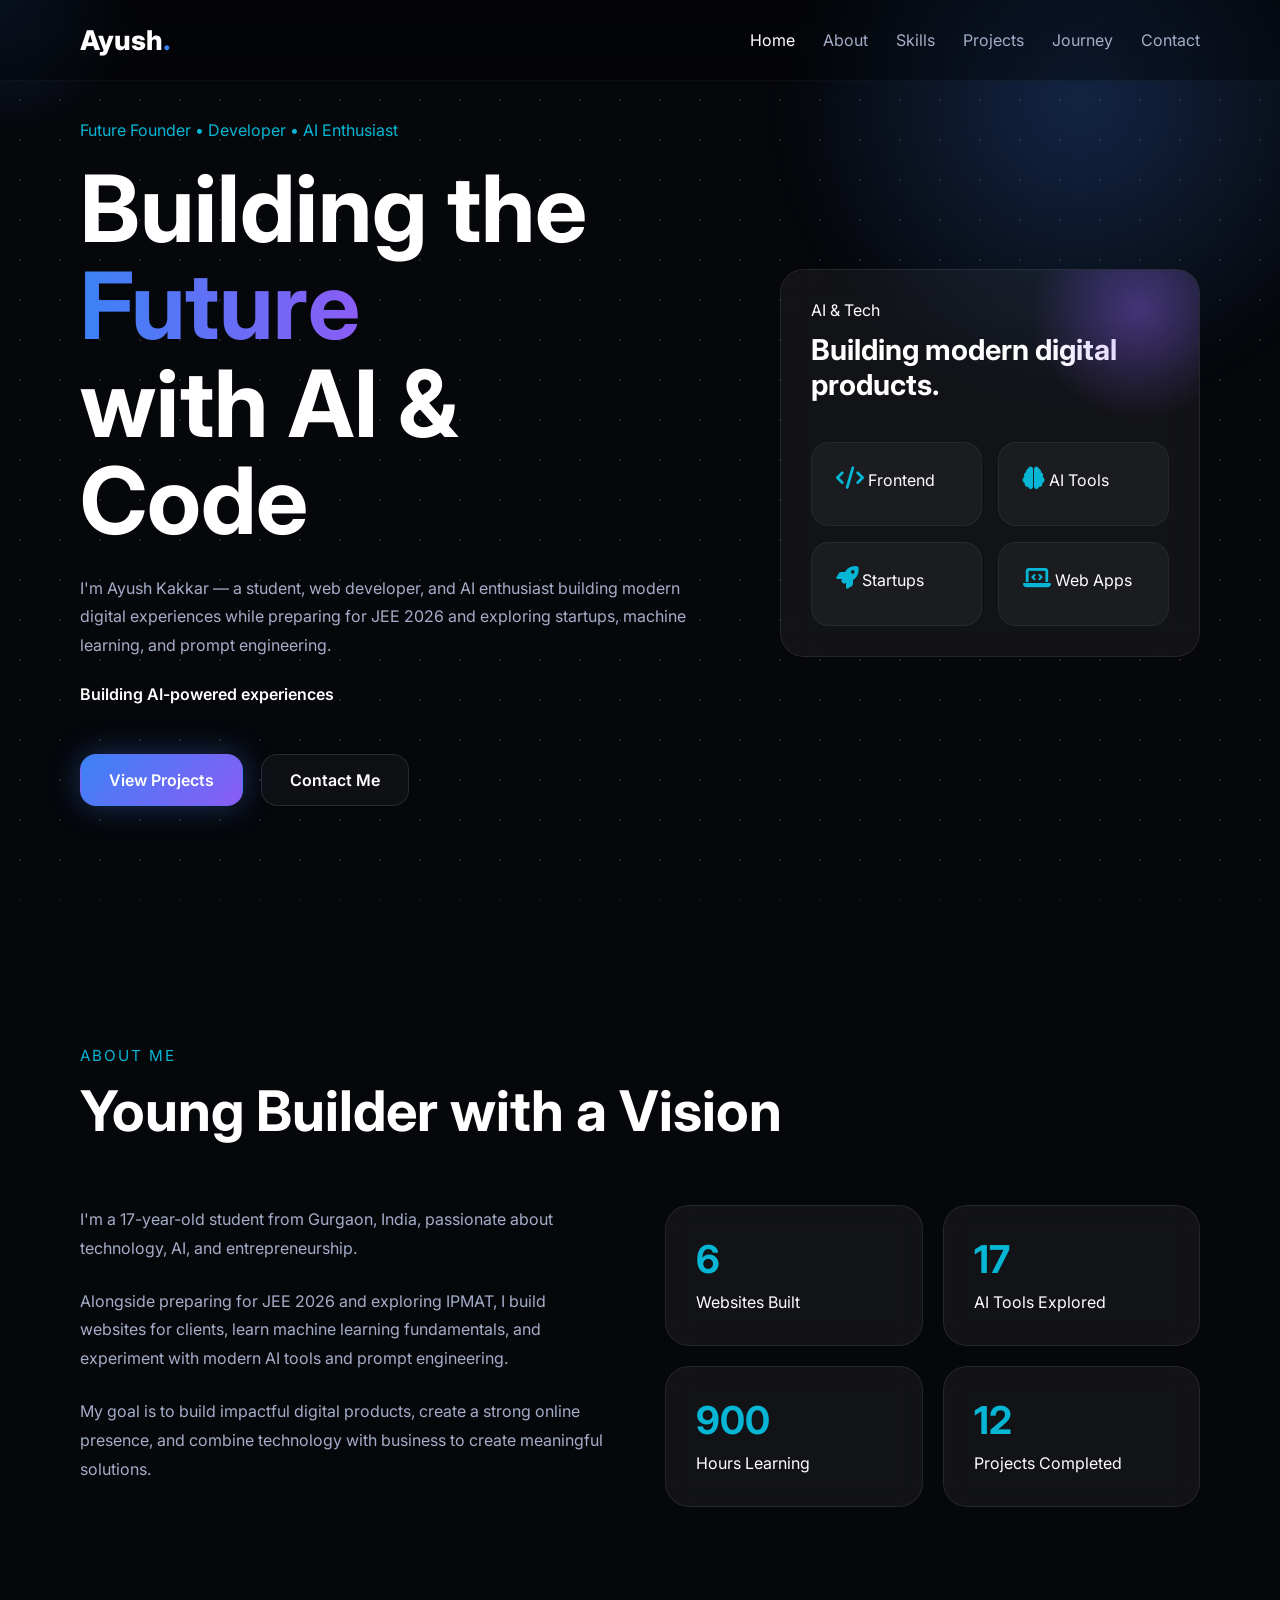
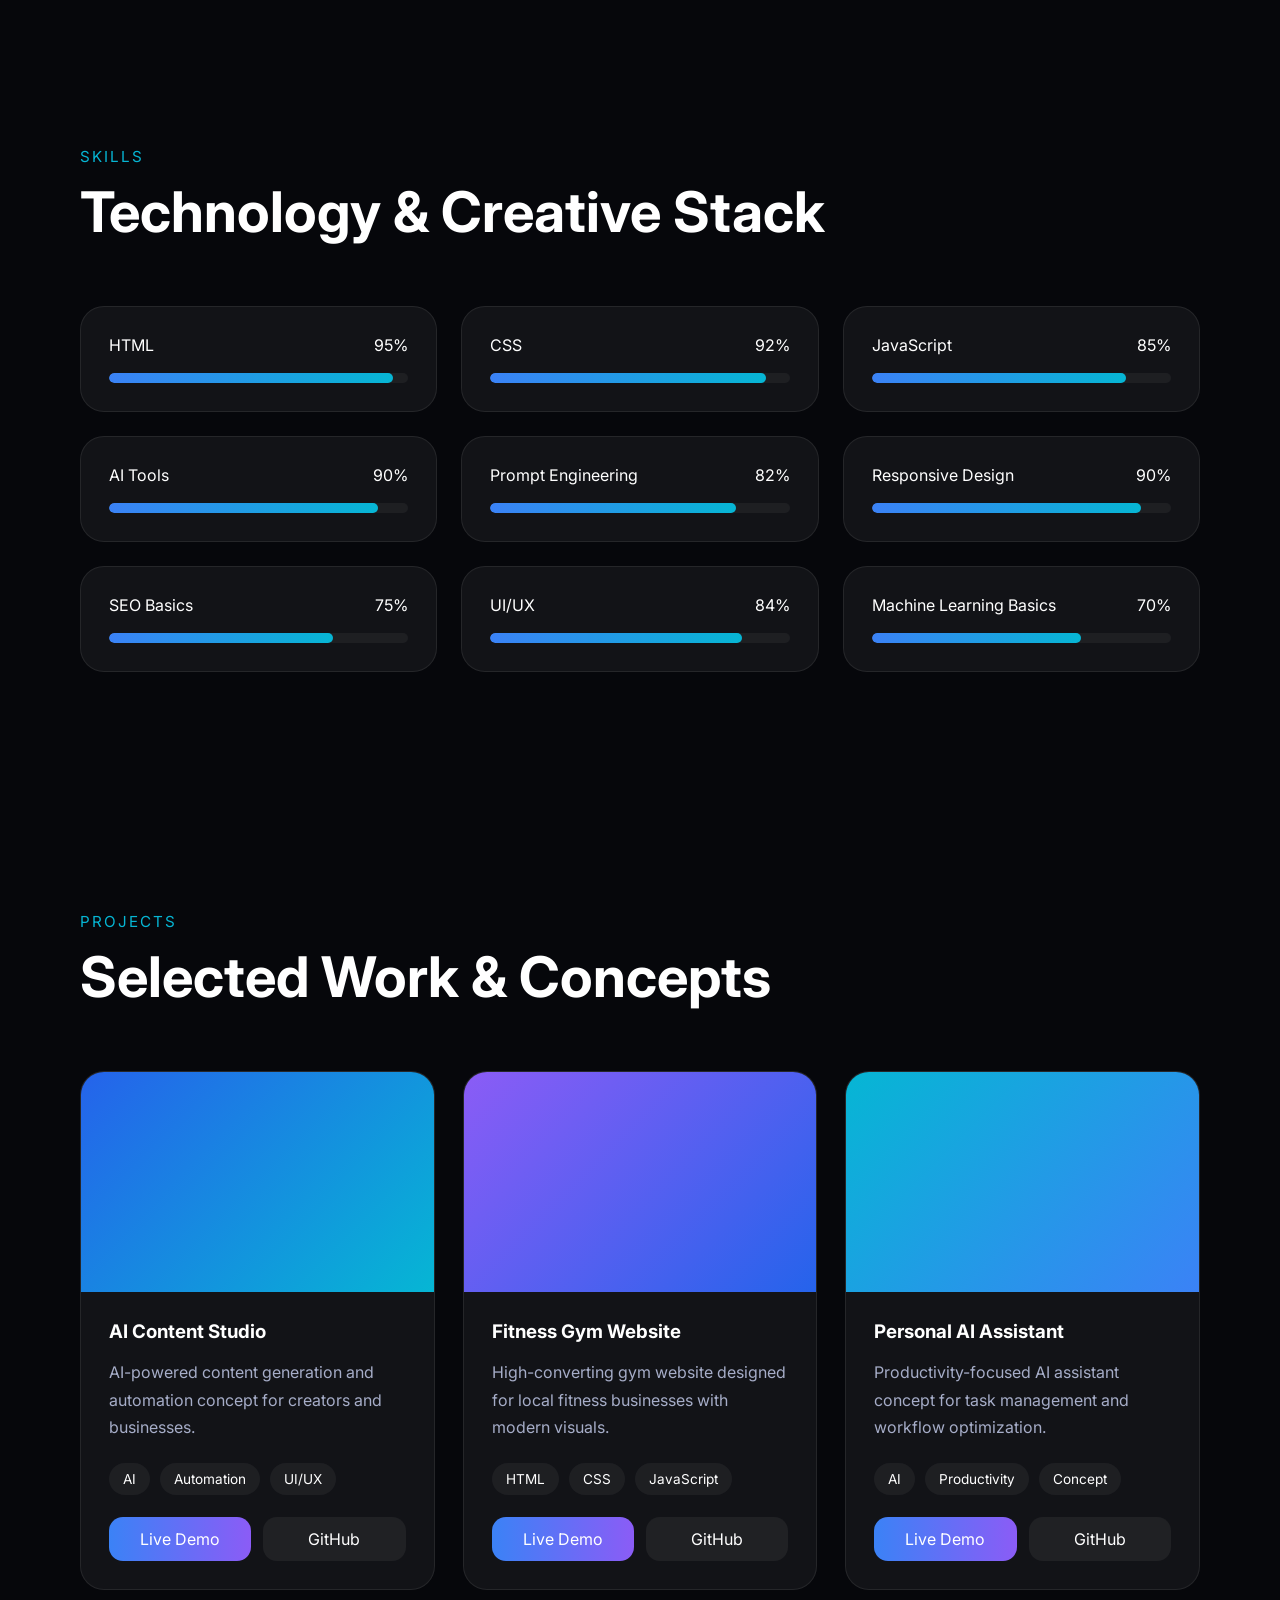
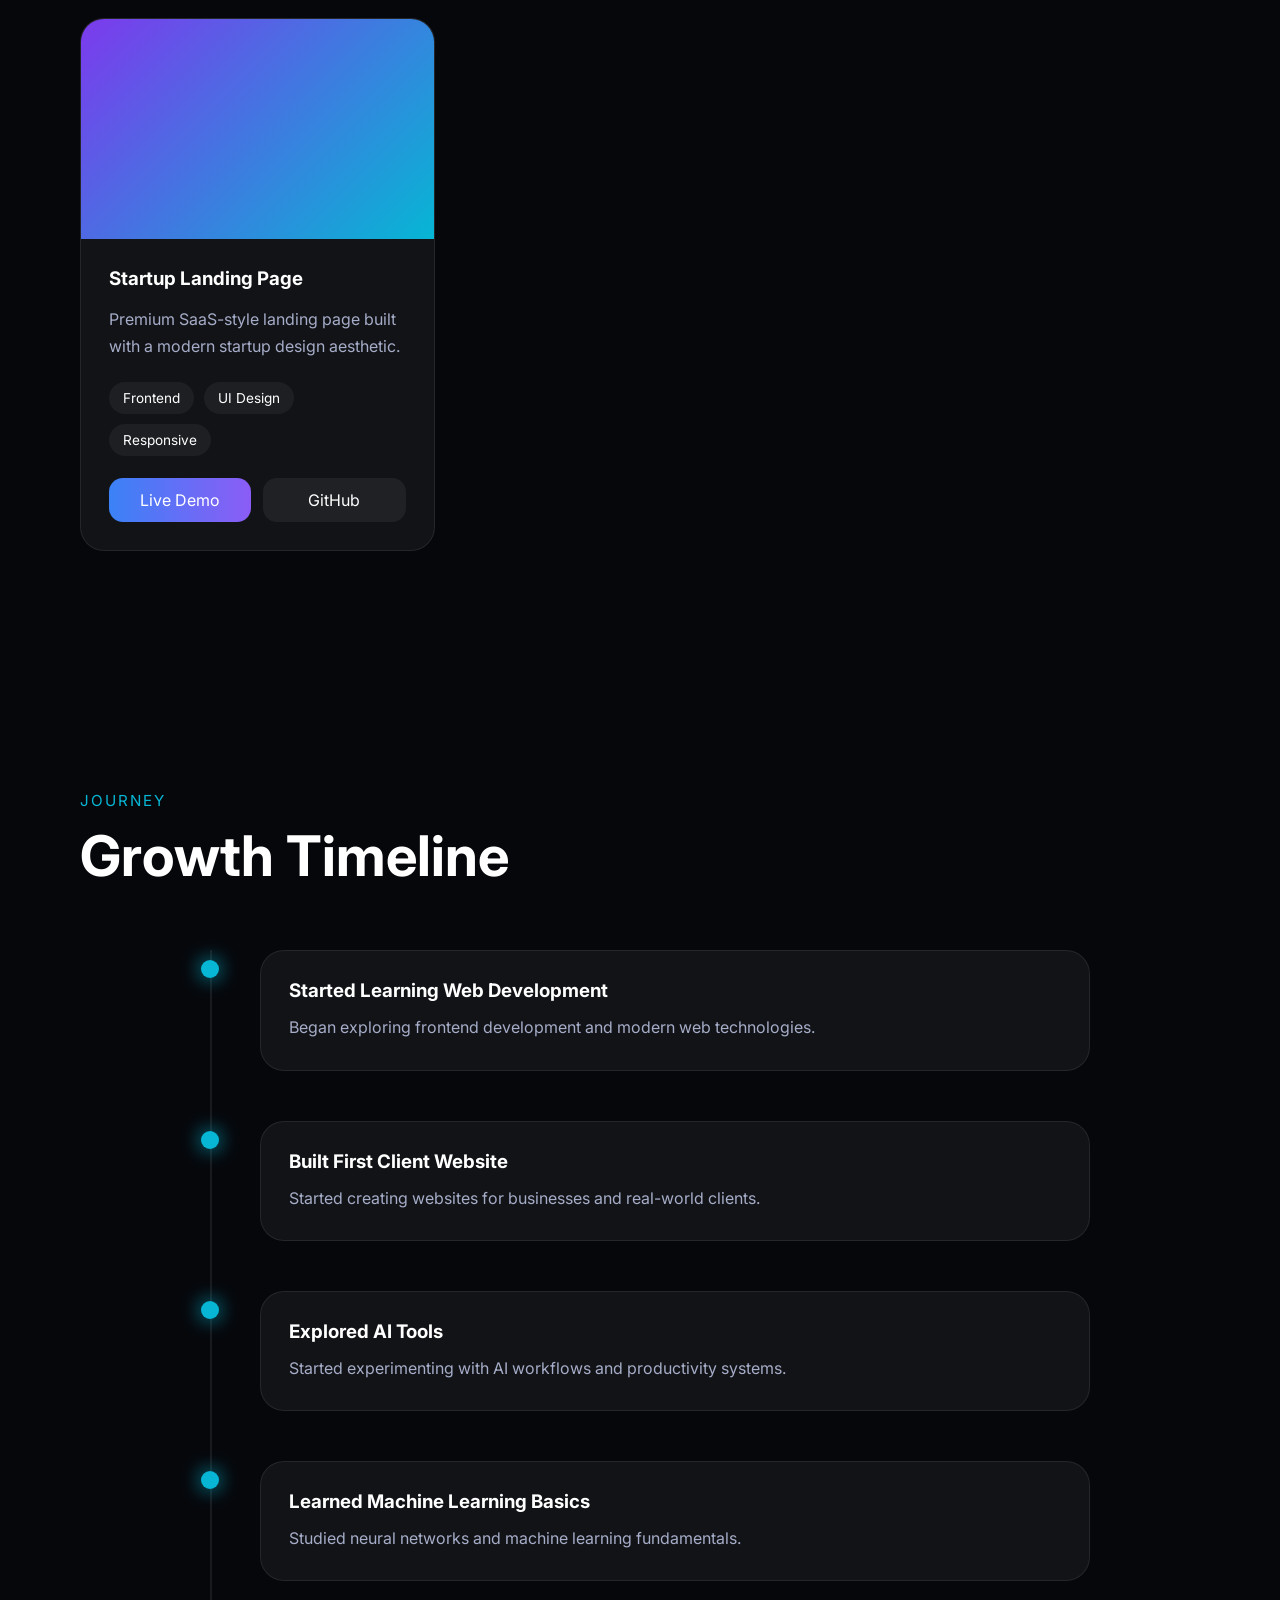
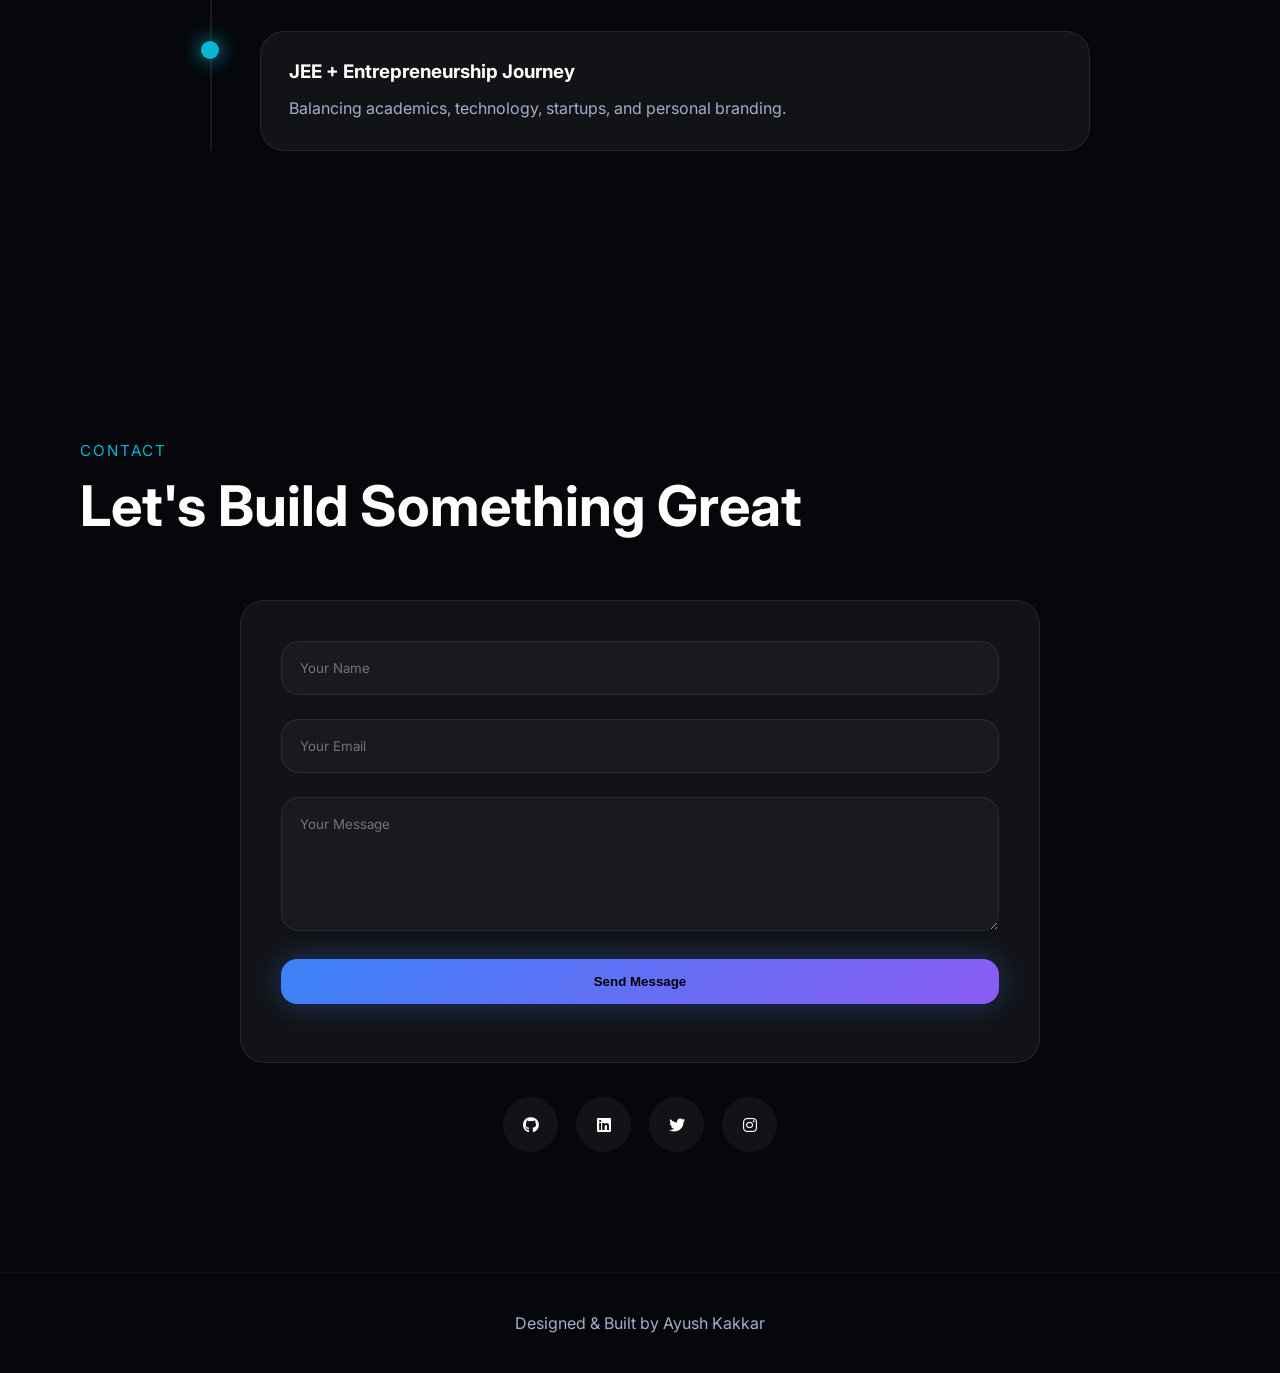
<file: index.html>
<!-- index.html -->
<!DOCTYPE html>
<html lang="en">
<head>
  <meta charset="UTF-8" />
  <meta name="viewport" content="width=device-width, initial-scale=1.0" />
  <meta
    name="description"
    content="Ayush Kakkar - Student, AI Enthusiast, Web Developer & Future Tech Founder."
  />
  <title>Ayush Kakkar | AI & Web Developer</title>

  <link rel="preconnect" href="https://fonts.googleapis.com" />
  <link rel="preconnect" href="https://fonts.gstatic.com" crossorigin />

  <link
    href="https://fonts.googleapis.com/css2?family=Inter:wght@300;400;500;600;700;800&display=swap"
    rel="stylesheet"
  />

  <link
    rel="stylesheet"
    href="https://cdnjs.cloudflare.com/ajax/libs/font-awesome/6.5.2/css/all.min.css"
  />

  <link rel="stylesheet" href="style.css" />
</head>

<body>

  <!-- LOADER -->
  <div class="loader">
    <div class="loader-ring"></div>
  </div>

  <!-- CURSOR GLOW -->
  <div class="cursor-glow"></div>

  <!-- PARTICLES -->
  <div class="particles"></div>

  <!-- NAVBAR -->
  <header class="header">
    <nav class="navbar container">
      <a href="#" class="logo">
        Ayush<span>.</span>
      </a>

      <ul class="nav-links">
        <li><a href="#hero" class="nav-link active">Home</a></li>
        <li><a href="#about" class="nav-link">About</a></li>
        <li><a href="#skills" class="nav-link">Skills</a></li>
        <li><a href="#projects" class="nav-link">Projects</a></li>
        <li><a href="#timeline" class="nav-link">Journey</a></li>
        <li><a href="#contact" class="nav-link">Contact</a></li>
      </ul>

      <div class="menu-btn">
        <span></span>
        <span></span>
      </div>
    </nav>
  </header>

  <!-- HERO -->
  <section class="hero section" id="hero">
    <div class="hero-gradient"></div>

    <div class="container hero-container">

      <div class="hero-content reveal">
        <p class="hero-tag">
          Future Founder • Developer • AI Enthusiast
        </p>

        <h1>
          Building the <span>Future</span><br />
          with AI & Code
        </h1>

        <p class="hero-description">
          I'm Ayush Kakkar — a student, web developer, and AI enthusiast
          building modern digital experiences while preparing for JEE 2026
          and exploring startups, machine learning, and prompt engineering.
        </p>

        <div class="typing-container">
          <span id="typing-text"></span>
        </div>

        <div class="hero-buttons">
          <a href="#projects" class="btn primary-btn">
            View Projects
          </a>

          <a href="#contact" class="btn secondary-btn">
            Contact Me
          </a>
        </div>
      </div>

      <div class="hero-card reveal">
        <div class="glass-card">
          <div class="card-glow"></div>

          <div class="hero-mini-card">
            <span>AI & Tech</span>
            <h3>Building modern digital products.</h3>
          </div>

          <div class="hero-grid">
            <div class="mini-box">
              <i class="fa-solid fa-code"></i>
              <span>Frontend</span>
            </div>

            <div class="mini-box">
              <i class="fa-solid fa-brain"></i>
              <span>AI Tools</span>
            </div>

            <div class="mini-box">
              <i class="fa-solid fa-rocket"></i>
              <span>Startups</span>
            </div>

            <div class="mini-box">
              <i class="fa-solid fa-laptop-code"></i>
              <span>Web Apps</span>
            </div>
          </div>
        </div>
      </div>

    </div>
  </section>

  <!-- ABOUT -->
  <section class="about section" id="about">
    <div class="container">

      <div class="section-header reveal">
        <p class="section-tag">About Me</p>
        <h2>Young Builder with a Vision</h2>
      </div>

      <div class="about-grid">

        <div class="about-content reveal">
          <p>
            I'm a 17-year-old student from Gurgaon, India, passionate about
            technology, AI, and entrepreneurship.
          </p>

          <p>
            Alongside preparing for JEE 2026 and exploring IPMAT, I build
            websites for clients, learn machine learning fundamentals, and
            experiment with modern AI tools and prompt engineering.
          </p>

          <p>
            My goal is to build impactful digital products, create a strong
            online presence, and combine technology with business to create
            meaningful solutions.
          </p>
        </div>

        <div class="stats-grid">

          <div class="stat-card reveal">
            <h3 data-target="12">0</h3>
            <p>Websites Built</p>
          </div>

          <div class="stat-card reveal">
            <h3 data-target="35">0</h3>
            <p>AI Tools Explored</p>
          </div>

          <div class="stat-card reveal">
            <h3 data-target="1800">0</h3>
            <p>Hours Learning</p>
          </div>

          <div class="stat-card reveal">
            <h3 data-target="24">0</h3>
            <p>Projects Completed</p>
          </div>

        </div>
      </div>

    </div>
  </section>

  <!-- SKILLS -->
  <section class="skills section" id="skills">
    <div class="container">

      <div class="section-header reveal">
        <p class="section-tag">Skills</p>
        <h2>Technology & Creative Stack</h2>
      </div>

      <div class="skills-grid">

        <div class="skill-card reveal">
          <div class="skill-top">
            <span>HTML</span>
            <span>95%</span>
          </div>

          <div class="progress-bar">
            <div class="progress" data-width="95%"></div>
          </div>
        </div>

        <div class="skill-card reveal">
          <div class="skill-top">
            <span>CSS</span>
            <span>92%</span>
          </div>

          <div class="progress-bar">
            <div class="progress" data-width="92%"></div>
          </div>
        </div>

        <div class="skill-card reveal">
          <div class="skill-top">
            <span>JavaScript</span>
            <span>85%</span>
          </div>

          <div class="progress-bar">
            <div class="progress" data-width="85%"></div>
          </div>
        </div>

        <div class="skill-card reveal">
          <div class="skill-top">
            <span>AI Tools</span>
            <span>90%</span>
          </div>

          <div class="progress-bar">
            <div class="progress" data-width="90%"></div>
          </div>
        </div>

        <div class="skill-card reveal">
          <div class="skill-top">
            <span>Prompt Engineering</span>
            <span>82%</span>
          </div>

          <div class="progress-bar">
            <div class="progress" data-width="82%"></div>
          </div>
        </div>

        <div class="skill-card reveal">
          <div class="skill-top">
            <span>Responsive Design</span>
            <span>90%</span>
          </div>

          <div class="progress-bar">
            <div class="progress" data-width="90%"></div>
          </div>
        </div>

        <div class="skill-card reveal">
          <div class="skill-top">
            <span>SEO Basics</span>
            <span>75%</span>
          </div>

          <div class="progress-bar">
            <div class="progress" data-width="75%"></div>
          </div>
        </div>

        <div class="skill-card reveal">
          <div class="skill-top">
            <span>UI/UX</span>
            <span>84%</span>
          </div>

          <div class="progress-bar">
            <div class="progress" data-width="84%"></div>
          </div>
        </div>

        <div class="skill-card reveal">
          <div class="skill-top">
            <span>Machine Learning Basics</span>
            <span>70%</span>
          </div>

          <div class="progress-bar">
            <div class="progress" data-width="70%"></div>
          </div>
        </div>

      </div>

    </div>
  </section>

  <!-- PROJECTS -->
  <section class="projects section" id="projects">
    <div class="container">

      <div class="section-header reveal">
        <p class="section-tag">Projects</p>
        <h2>Selected Work & Concepts</h2>
      </div>

      <div class="projects-grid">

        <div class="project-card reveal">
          <div class="project-image gradient-1"></div>

          <div class="project-content">
            <h3>AI Content Studio</h3>

            <p>
              AI-powered content generation and automation concept for creators
              and businesses.
            </p>

            <div class="tech-stack">
              <span>AI</span>
              <span>Automation</span>
              <span>UI/UX</span>
            </div>

            <div class="project-buttons">
              <a href="#" class="project-btn">Live Demo</a>
              <a href="#" class="project-btn secondary">GitHub</a>
            </div>
          </div>
        </div>

        <div class="project-card reveal">
          <div class="project-image gradient-2"></div>

          <div class="project-content">
            <h3>Fitness Gym Website</h3>

            <p>
              High-converting gym website designed for local fitness businesses
              with modern visuals.
            </p>

            <div class="tech-stack">
              <span>HTML</span>
              <span>CSS</span>
              <span>JavaScript</span>
            </div>

            <div class="project-buttons">
              <a href="#" class="project-btn">Live Demo</a>
              <a href="#" class="project-btn secondary">GitHub</a>
            </div>
          </div>
        </div>

        <div class="project-card reveal">
          <div class="project-image gradient-3"></div>

          <div class="project-content">
            <h3>Personal AI Assistant</h3>

            <p>
              Productivity-focused AI assistant concept for task management and
              workflow optimization.
            </p>

            <div class="tech-stack">
              <span>AI</span>
              <span>Productivity</span>
              <span>Concept</span>
            </div>

            <div class="project-buttons">
              <a href="#" class="project-btn">Live Demo</a>
              <a href="#" class="project-btn secondary">GitHub</a>
            </div>
          </div>
        </div>

        <div class="project-card reveal">
          <div class="project-image gradient-4"></div>

          <div class="project-content">
            <h3>Startup Landing Page</h3>

            <p>
              Premium SaaS-style landing page built with a modern startup design
              aesthetic.
            </p>

            <div class="tech-stack">
              <span>Frontend</span>
              <span>UI Design</span>
              <span>Responsive</span>
            </div>

            <div class="project-buttons">
              <a href="#" class="project-btn">Live Demo</a>
              <a href="#" class="project-btn secondary">GitHub</a>
            </div>
          </div>
        </div>

      </div>

    </div>
  </section>

  <!-- TIMELINE -->
  <section class="timeline section" id="timeline">
    <div class="container">

      <div class="section-header reveal">
        <p class="section-tag">Journey</p>
        <h2>Growth Timeline</h2>
      </div>

      <div class="timeline-wrapper">

        <div class="timeline-item reveal">
          <div class="timeline-dot"></div>
          <div class="timeline-content">
            <h3>Started Learning Web Development</h3>
            <p>
              Began exploring frontend development and modern web technologies.
            </p>
          </div>
        </div>

        <div class="timeline-item reveal">
          <div class="timeline-dot"></div>
          <div class="timeline-content">
            <h3>Built First Client Website</h3>
            <p>
              Started creating websites for businesses and real-world clients.
            </p>
          </div>
        </div>

        <div class="timeline-item reveal">
          <div class="timeline-dot"></div>
          <div class="timeline-content">
            <h3>Explored AI Tools</h3>
            <p>
              Started experimenting with AI workflows and productivity systems.
            </p>
          </div>
        </div>

        <div class="timeline-item reveal">
          <div class="timeline-dot"></div>
          <div class="timeline-content">
            <h3>Learned Machine Learning Basics</h3>
            <p>
              Studied neural networks and machine learning fundamentals.
            </p>
          </div>
        </div>

        <div class="timeline-item reveal">
          <div class="timeline-dot"></div>
          <div class="timeline-content">
            <h3>JEE + Entrepreneurship Journey</h3>
            <p>
              Balancing academics, technology, startups, and personal branding.
            </p>
          </div>
        </div>

      </div>

    </div>
  </section>

  <!-- CONTACT -->
  <section class="contact section" id="contact">
    <div class="container">

      <div class="section-header reveal">
        <p class="section-tag">Contact</p>
        <h2>Let's Build Something Great</h2>
      </div>

      <div class="contact-wrapper reveal">

        <form id="contact-form">

          <div class="input-group">
            <input type="text" id="name" placeholder="Your Name" />
          </div>

          <div class="input-group">
            <input type="email" id="email" placeholder="Your Email" />
          </div>

          <div class="input-group">
            <textarea
              id="message"
              rows="6"
              placeholder="Your Message"
            ></textarea>
          </div>

          <button type="submit" class="btn primary-btn submit-btn">
            Send Message
          </button>

          <p class="form-message"></p>

        </form>

        <div class="social-links">
          <a href="#"><i class="fab fa-github"></i></a>
          <a href="#"><i class="fab fa-linkedin"></i></a>
          <a href="#"><i class="fab fa-twitter"></i></a>
          <a href="#"><i class="fab fa-instagram"></i></a>
        </div>

      </div>

    </div>
  </section>

  <!-- FOOTER -->
  <footer class="footer">
    <p>
      Designed & Built by Ayush Kakkar
    </p>
  </footer>

  <script src="script.js"></script>

</body>
</html>
</file>
<file: style.css>
/* style.css */

:root {
  --bg: #06070b;
  --card: rgba(255, 255, 255, 0.05);
  --border: rgba(255, 255, 255, 0.08);

  --text: #ffffff;
  --text-light: #a6adc8;

  --primary: #3b82f6;
  --secondary: #8b5cf6;
  --cyan: #06b6d4;

  --glow: 0 0 30px rgba(59, 130, 246, 0.35);

  --radius: 24px;
  --transition: 0.35s ease;
}

* {
  margin: 0;
  padding: 0;
  box-sizing: border-box;
}

html {
  scroll-behavior: smooth;
}

body {
  background: var(--bg);
  color: var(--text);
  font-family: "Inter", sans-serif;
  overflow-x: hidden;
}

body::-webkit-scrollbar {
  width: 10px;
}

body::-webkit-scrollbar-thumb {
  background: linear-gradient(
    to bottom,
    var(--primary),
    var(--secondary)
  );
  border-radius: 20px;
}

.container {
  width: min(1120px, 90%);
  margin-inline: auto;
}

.section {
  padding: 120px 0;
  position: relative;
}

.section-header {
  margin-bottom: 60px;
}

.section-tag {
  color: var(--cyan);
  margin-bottom: 12px;
  font-size: 0.95rem;
  letter-spacing: 2px;
  text-transform: uppercase;
}

.section-header h2 {
  font-size: clamp(2rem, 5vw, 3.5rem);
}

a {
  text-decoration: none;
  color: inherit;
}

/* LOADER */

.loader {
  position: fixed;
  inset: 0;
  background: #050505;
  display: flex;
  align-items: center;
  justify-content: center;
  z-index: 9999;
  transition: opacity 0.5s ease;
}

.loader.hide {
  opacity: 0;
  pointer-events: none;
}

.loader-ring {
  width: 70px;
  height: 70px;
  border: 5px solid rgba(255,255,255,0.1);
  border-top-color: var(--primary);
  border-radius: 50%;
  animation: spin 1s linear infinite;
}

@keyframes spin {
  to {
    transform: rotate(360deg);
  }
}

/* CURSOR */

.cursor-glow {
  width: 280px;
  height: 280px;
  position: fixed;
  background: radial-gradient(
    circle,
    rgba(59, 130, 246, 0.16),
    transparent 70%
  );
  border-radius: 50%;
  pointer-events: none;
  transform: translate(-50%, -50%);
  z-index: -1;
}

/* PARTICLES */

.particles::before,
.particles::after {
  content: "";
  position: fixed;
  inset: 0;
  background-image:
    radial-gradient(circle, rgba(255,255,255,0.06) 1px, transparent 1px);
  background-size: 40px 40px;
  z-index: -2;
}

/* HEADER */

.header {
  position: fixed;
  width: 100%;
  top: 0;
  z-index: 999;
  backdrop-filter: blur(14px);
  background: rgba(0,0,0,0.35);
  border-bottom: 1px solid rgba(255,255,255,0.04);
}

.navbar {
  height: 80px;
  display: flex;
  align-items: center;
  justify-content: space-between;
}

.logo {
  font-size: 1.7rem;
  font-weight: 800;
}

.logo span {
  color: var(--primary);
}

.nav-links {
  display: flex;
  gap: 28px;
  list-style: none;
}

.nav-link {
  color: var(--text-light);
  transition: var(--transition);
}

.nav-link:hover,
.nav-link.active {
  color: white;
}

.menu-btn {
  display: none;
  flex-direction: column;
  gap: 6px;
  cursor: pointer;
}

.menu-btn span {
  width: 26px;
  height: 2px;
  background: white;
}

/* HERO */

.hero {
  min-height: 100vh;
  display: flex;
  align-items: center;
}

.hero-gradient {
  position: absolute;
  width: 600px;
  height: 600px;
  background: radial-gradient(
    circle,
    rgba(59,130,246,0.25),
    transparent 70%
  );
  top: -200px;
  right: -100px;
  filter: blur(20px);
}

.hero-container {
  display: grid;
  grid-template-columns: 1fr 420px;
  gap: 80px;
  align-items: center;
}

.hero-tag {
  color: var(--cyan);
  margin-bottom: 20px;
}

.hero h1 {
  font-size: clamp(3rem, 8vw, 5.8rem);
  line-height: 1.05;
  margin-bottom: 24px;
}

.hero h1 span {
  background: linear-gradient(
    to right,
    var(--primary),
    var(--secondary)
  );

  -webkit-background-clip: text;
  -webkit-text-fill-color: transparent;
}

.hero-description {
  color: var(--text-light);
  line-height: 1.8;
  max-width: 650px;
  margin-bottom: 24px;
}

.typing-container {
  color: white;
  font-weight: 600;
  margin-bottom: 40px;
  min-height: 30px;
}

.hero-buttons {
  display: flex;
  gap: 18px;
}

.btn {
  padding: 15px 28px;
  border-radius: 16px;
  font-weight: 600;
  transition: var(--transition);
  border: 1px solid transparent;
}

.primary-btn {
  background: linear-gradient(
    135deg,
    var(--primary),
    var(--secondary)
  );

  box-shadow: var(--glow);
}

.primary-btn:hover {
  transform: translateY(-4px);
}

.secondary-btn {
  border: 1px solid rgba(255,255,255,0.1);
  background: rgba(255,255,255,0.04);
}

.secondary-btn:hover {
  background: rgba(255,255,255,0.08);
}

/* HERO CARD */

.glass-card {
  position: relative;
  background: var(--card);
  border: 1px solid var(--border);
  padding: 30px;
  border-radius: var(--radius);
  backdrop-filter: blur(18px);
  overflow: hidden;
}

.card-glow {
  position: absolute;
  width: 220px;
  height: 220px;
  background: radial-gradient(
    circle,
    rgba(139,92,246,0.4),
    transparent 70%
  );
  top: -70px;
  right: -50px;
}

.hero-mini-card h3 {
  margin-top: 12px;
  font-size: 1.8rem;
}

.hero-grid {
  display: grid;
  grid-template-columns: repeat(2,1fr);
  gap: 16px;
  margin-top: 40px;
}

.mini-box {
  background: rgba(255,255,255,0.04);
  padding: 24px;
  border-radius: 18px;
  border: 1px solid rgba(255,255,255,0.05);
  transition: var(--transition);
}

.mini-box:hover {
  transform: translateY(-6px);
  box-shadow: var(--glow);
}

.mini-box i {
  font-size: 1.4rem;
  margin-bottom: 12px;
  color: var(--cyan);
}

/* ABOUT */

.about-grid {
  display: grid;
  grid-template-columns: 1fr 1fr;
  gap: 50px;
}

.about-content p {
  margin-bottom: 24px;
  color: var(--text-light);
  line-height: 1.8;
}

.stats-grid {
  display: grid;
  grid-template-columns: repeat(2,1fr);
  gap: 20px;
}

.stat-card {
  background: var(--card);
  border: 1px solid var(--border);
  padding: 30px;
  border-radius: var(--radius);
  backdrop-filter: blur(14px);
}

.stat-card h3 {
  font-size: 2.4rem;
  margin-bottom: 10px;
  color: var(--cyan);
}

/* SKILLS */

.skills-grid {
  display: grid;
  grid-template-columns: repeat(auto-fit,minmax(280px,1fr));
  gap: 24px;
}

.skill-card {
  background: var(--card);
  border: 1px solid var(--border);
  padding: 28px;
  border-radius: var(--radius);
  transition: var(--transition);
}

.skill-card:hover {
  transform: translateY(-8px);
  box-shadow: var(--glow);
}

.skill-top {
  display: flex;
  justify-content: space-between;
  margin-bottom: 18px;
}

.progress-bar {
  width: 100%;
  height: 10px;
  background: rgba(255,255,255,0.05);
  border-radius: 30px;
  overflow: hidden;
}

.progress {
  width: 0;
  height: 100%;
  border-radius: 30px;

  background: linear-gradient(
    to right,
    var(--primary),
    var(--cyan)
  );

  transition: 1.5s ease;
}

/* PROJECTS */

.projects-grid {
  display: grid;
  grid-template-columns: repeat(auto-fit,minmax(300px,1fr));
  gap: 28px;
}

.project-card {
  background: var(--card);
  border: 1px solid var(--border);
  overflow: hidden;
  border-radius: var(--radius);
  transition: var(--transition);
}

.project-card:hover {
  transform: translateY(-10px);
  box-shadow: var(--glow);
}

.project-image {
  height: 220px;
}

.gradient-1 {
  background: linear-gradient(135deg,#2563eb,#06b6d4);
}

.gradient-2 {
  background: linear-gradient(135deg,#8b5cf6,#2563eb);
}

.gradient-3 {
  background: linear-gradient(135deg,#06b6d4,#3b82f6);
}

.gradient-4 {
  background: linear-gradient(135deg,#7c3aed,#06b6d4);
}

.project-content {
  padding: 28px;
}

.project-content h3 {
  margin-bottom: 16px;
}

.project-content p {
  color: var(--text-light);
  line-height: 1.7;
}

.tech-stack {
  display: flex;
  flex-wrap: wrap;
  gap: 10px;
  margin: 22px 0;
}

.tech-stack span {
  background: rgba(255,255,255,0.05);
  padding: 8px 14px;
  border-radius: 999px;
  font-size: 0.85rem;
}

.project-buttons {
  display: flex;
  gap: 12px;
}

.project-btn {
  flex: 1;
  text-align: center;
  padding: 12px;
  border-radius: 14px;
  background: linear-gradient(
    to right,
    var(--primary),
    var(--secondary)
  );
}

.project-btn.secondary {
  background: rgba(255,255,255,0.06);
}

/* TIMELINE */

.timeline-wrapper {
  position: relative;
  max-width: 900px;
  margin: auto;
}

.timeline-wrapper::before {
  content: "";
  position: absolute;
  left: 20px;
  top: 0;
  width: 2px;
  height: 100%;
  background: rgba(255,255,255,0.08);
}

.timeline-item {
  position: relative;
  padding-left: 70px;
  margin-bottom: 50px;
}

.timeline-dot {
  position: absolute;
  width: 18px;
  height: 18px;
  background: var(--cyan);
  border-radius: 50%;
  left: 11px;
  top: 10px;
  box-shadow: 0 0 20px var(--cyan);
}

.timeline-content {
  background: var(--card);
  border: 1px solid var(--border);
  padding: 28px;
  border-radius: var(--radius);
}

.timeline-content p {
  color: var(--text-light);
  margin-top: 12px;
  line-height: 1.7;
}

/* CONTACT */

.contact-wrapper {
  max-width: 800px;
  margin: auto;
}

form {
  background: var(--card);
  border: 1px solid var(--border);
  padding: 40px;
  border-radius: var(--radius);
}

.input-group {
  margin-bottom: 24px;
}

input,
textarea {
  width: 100%;
  padding: 18px;
  border-radius: 18px;
  border: 1px solid rgba(255,255,255,0.08);
  background: rgba(255,255,255,0.03);
  color: white;
  outline: none;
  font-family: inherit;
}

input:focus,
textarea:focus {
  border-color: var(--primary);
}

.submit-btn {
  width: 100%;
  border: none;
  cursor: pointer;
}

.form-message {
  margin-top: 18px;
  color: var(--cyan);
}

.social-links {
  margin-top: 34px;
  display: flex;
  justify-content: center;
  gap: 18px;
}

.social-links a {
  width: 55px;
  height: 55px;
  border-radius: 50%;
  background: rgba(255,255,255,0.05);
  display: flex;
  align-items: center;
  justify-content: center;
  transition: var(--transition);
}

.social-links a:hover {
  transform: translateY(-5px);
  box-shadow: var(--glow);
}

/* FOOTER */

.footer {
  padding: 40px 20px;
  text-align: center;
  color: var(--text-light);
  border-top: 1px solid rgba(255,255,255,0.05);
}

/* REVEAL */

.reveal {
  opacity: 0;
  transform: translateY(50px);
  transition: 1s ease;
}

.reveal.active {
  opacity: 1;
  transform: translateY(0);
}

/* RESPONSIVE */

@media (max-width: 950px) {

  .hero-container,
  .about-grid {
    grid-template-columns: 1fr;
  }

  .hero {
    padding-top: 120px;
  }

  .nav-links {
    position: fixed;
    top: 80px;
    right: -100%;
    width: 280px;
    height: calc(100vh - 80px);
    background: rgba(0,0,0,0.96);
    flex-direction: column;
    padding: 40px;
    transition: 0.4s ease;
  }

  .nav-links.active {
    right: 0;
  }

  .menu-btn {
    display: flex;
  }
}

@media (max-width: 650px) {

  .hero-buttons,
  .project-buttons {
    flex-direction: column;
  }

  .stats-grid {
    grid-template-columns: 1fr;
  }

  form {
    padding: 28px;
  }

  .section {
    padding: 90px 0;
  }
}
</file>
